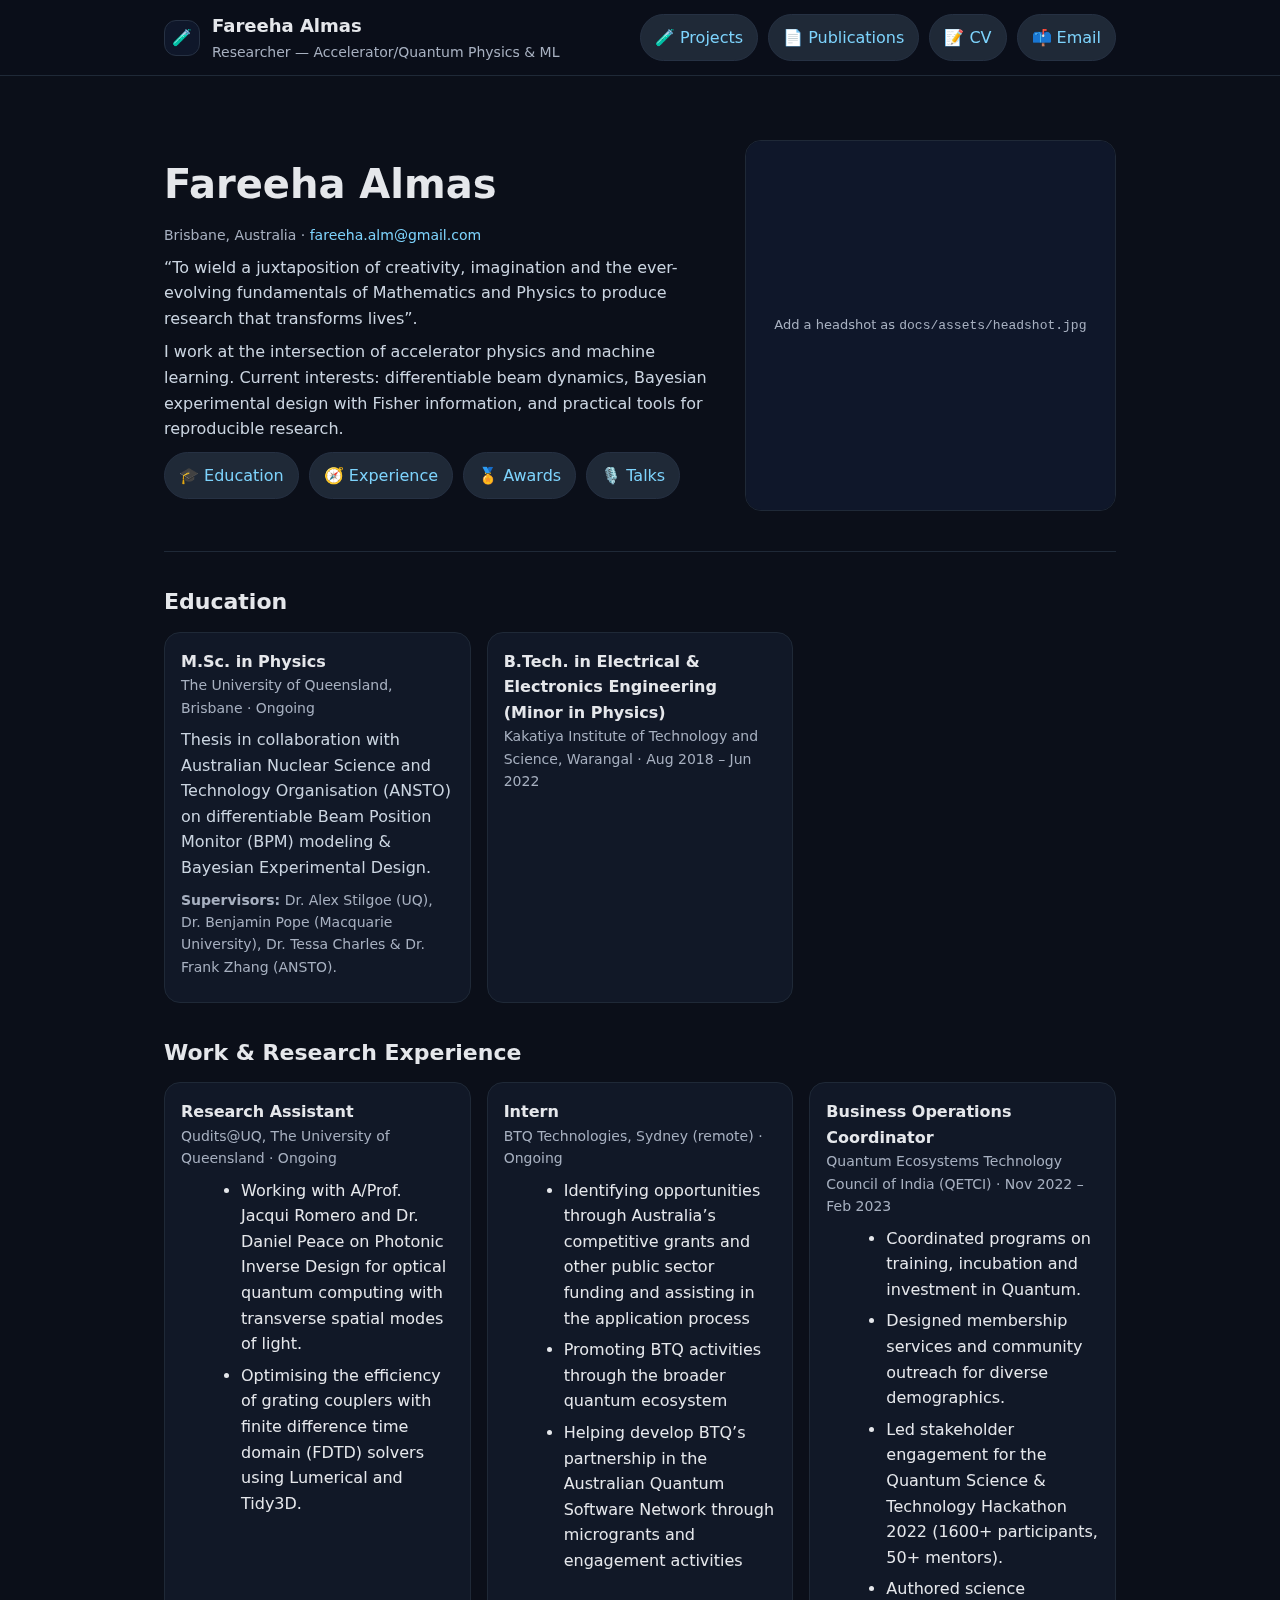
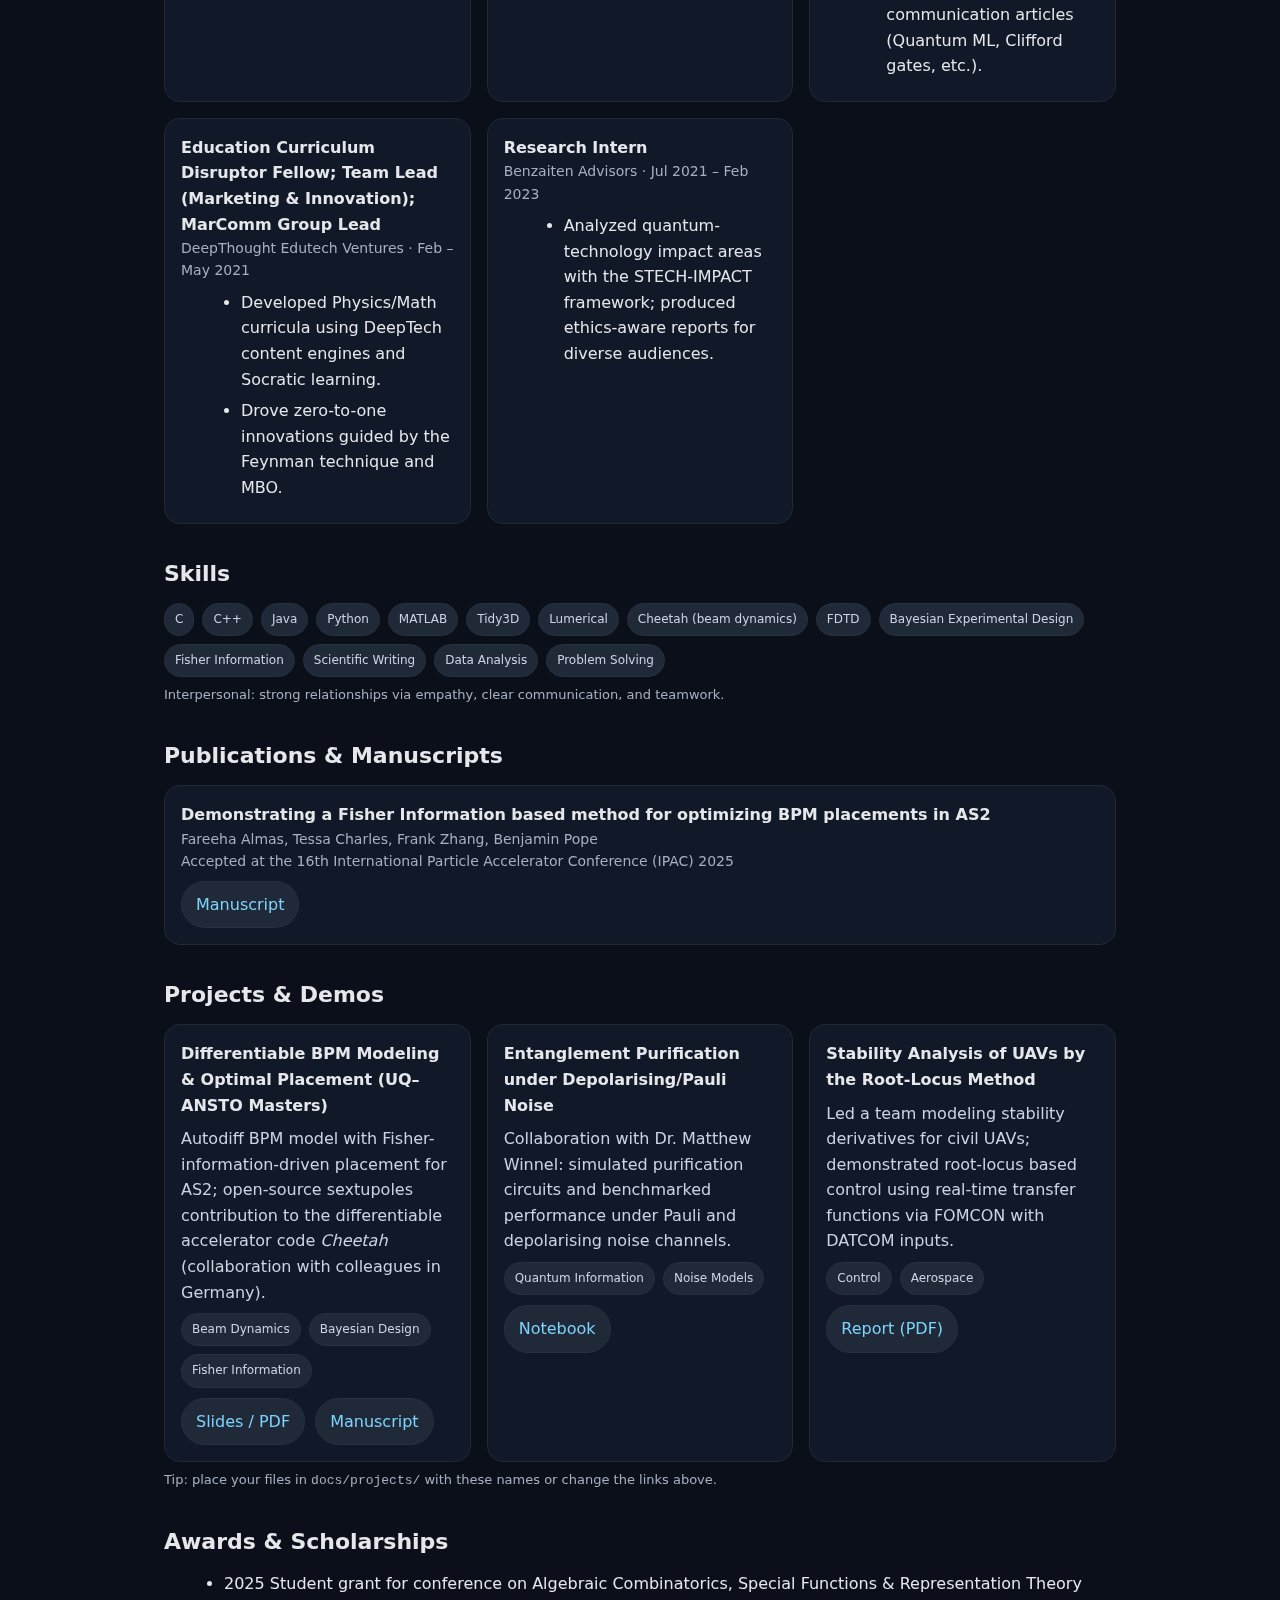
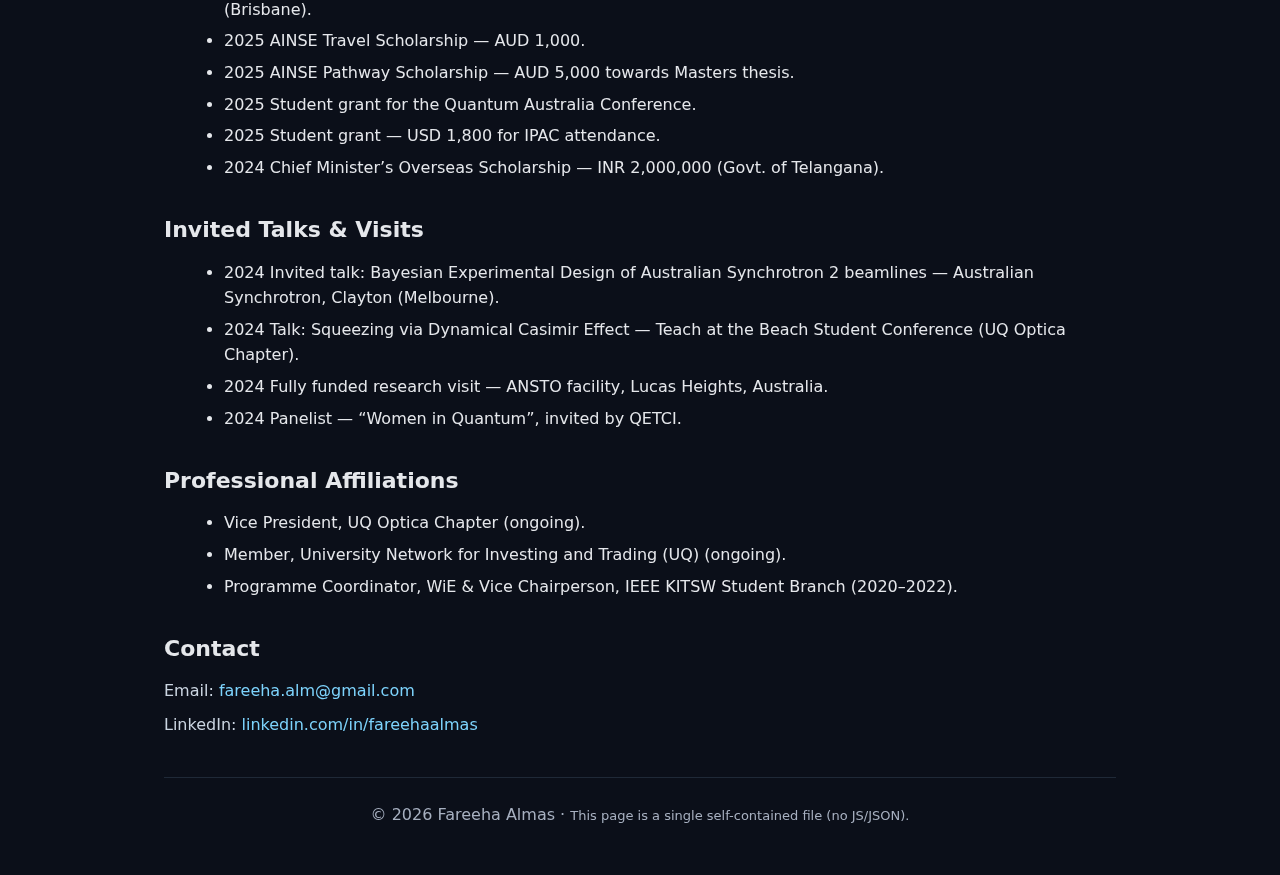
<file: index.html>
<!doctype html>
<html lang="en">
<head>
  <meta charset="utf-8"/>
  <meta name="viewport" content="width=device-width, initial-scale=1"/>
  <title>Fareeha Almas · Research Portfolio</title>
  <meta name="description" content="Research portfolio of Fareeha Almas — accelerator/quantum physics & machine learning.">
  <style>
    :root{
      --bg:#0b0f19; --panel:#111827; --muted:#a7b0c0; --fg:#e5e7eb; --accent:#7dd3fc; --pill:#1f2937;
      --max:1000px;
    }
    *{box-sizing:border-box}
    html,body{margin:0;padding:0;background:var(--bg);color:var(--fg);font:16px/1.6 system-ui,-apple-system,Segoe UI,Roboto,Ubuntu}
    a{color:var(--accent);text-decoration:none}
    a:hover{text-decoration:underline}
    .container{max-width:var(--max);margin:auto;padding:24px}
    nav{position:sticky;top:0;background:rgba(11,15,25,.95);backdrop-filter:saturate(160%) blur(8px);border-bottom:1px solid #1f2937;z-index:10}
    .nav-inner{display:flex;gap:16px;align-items:center;justify-content:space-between;max-width:var(--max);margin:auto;padding:12px 24px}
    .brand{display:flex;align-items:center;gap:12px}
    .brand .name{font-weight:700;font-size:18px}
    .brand .tagline{color:var(--muted);font-size:14px}
    .btn{display:inline-flex;align-items:center;gap:8px;padding:10px 14px;border-radius:999px;background:var(--pill);border:1px solid #263143}
    .btn:hover{transform:translateY(-1px)}
    .header{display:grid;grid-template-columns:1.2fr .8fr;gap:24px;align-items:center;padding:40px 0;border-bottom:1px solid #1f2937}
    h1{font-size:40px;margin:0 0 8px}
    h2{font-size:22px;margin:32px 0 12px}
    p{margin:8px 0;color:#cbd5e1}
    .cards{display:grid;grid-template-columns:repeat(auto-fill,minmax(260px,1fr));gap:16px}
    .card{background:var(--panel);border:1px solid #1f2937;border-radius:16px;overflow:hidden}
    .card .pad{padding:16px}
    .pills{display:flex;flex-wrap:wrap;gap:8px}
    .pill{padding:6px 10px;background:var(--pill);border:1px solid #263143;border-radius:999px;font-size:12px;color:#cbd5e1}
    .footer{margin-top:40px;padding:24px;color:var(--muted);border-top:1px solid #1f2937;text-align:center}
    .figure{aspect-ratio:1/1;background:#0f172a;display:grid;place-items:center}
    .small{font-size:13px;color:var(--muted)}
    .meta{color:var(--muted);font-size:14px}
    ul{margin:8px 0 0 20px}
    li{margin:6px 0}
        /* keep buttons on one line; allow horizontal scroll if cramped */
    .link-row{
      display:flex;
      gap:10px;
      flex-wrap:nowrap;
      overflow-x:auto;
      -webkit-overflow-scrolling: touch;
    }
    .link-row .btn{
      white-space:nowrap;   /* prevents word wrap inside a button */
      flex:0 0 auto;        /* don’t shrink into multiple lines */
    }
    @media (max-width:860px){.header{grid-template-columns:1fr}}
  </style>
</head>
<body>
  <!-- Top Nav -->
  <nav>
    <div class="nav-inner">
      <div class="brand">
        <div style="width:36px;height:36px;border-radius:12px;background:#0f172a;border:1px solid #263143;display:grid;place-items:center">🧪</div>
        <div>
          <div class="name">Fareeha Almas</div>
          <div class="tagline">Researcher — Accelerator/Quantum Physics & ML</div>
        </div>
      </div>
      <div class="link-row">
        <a class="btn" href="#projects">🧪 Projects</a>
        <a class="btn" href="#publications">📄 Publications</a>
        <a class="btn" href="CV.pdf" target="_blank" rel="noopener">📝 CV</a>
        <a class="btn" href="mailto:fareeha.alm@gmail.com">📫 Email</a>
      </div>
    </div>
  </nav>

  <div class="container">
    <!-- Hero -->
    <header class="header">
      <div>
        <h1>Fareeha Almas</h1>
        <p class="meta">Brisbane, Australia · <a href="mailto:fareeha.alm@gmail.com">fareeha.alm@gmail.com</a></p>
        <p>“To wield a juxtaposition of creativity, imagination and the ever-evolving fundamentals of Mathematics and Physics to produce research that transforms lives”.</p>
        <p>I work at the intersection of accelerator physics and machine learning. Current interests: differentiable beam dynamics, Bayesian experimental design with Fisher information, and practical tools for reproducible research.</p>
        <div class="link-row" style="margin-top:10px">
          <a class="btn" href="#education">🎓 Education</a>
          <a class="btn" href="#experience">🧭 Experience</a>
          <a class="btn" href="#awards">🏅 Awards</a>
          <a class="btn" href="#talks">🎙️ Talks</a>
        </div>
      </div>
      <div class="card">
        <div class="figure"><span class="small">Add a headshot as <code>docs/assets/headshot.jpg</code></span></div>
      </div>
    </header>

    <!-- Education -->
    <section id="education">
      <h2>Education</h2>
      <div class="cards">
        <div class="card"><div class="pad">
          <div style="font-weight:600">M.Sc. in Physics</div>
          <div class="meta">The University of Queensland, Brisbane · Ongoing </div>
          <p>
            Thesis in collaboration with Australian Nuclear Science and Technology Organisation (ANSTO) on differentiable Beam Position Monitor (BPM) modeling & Bayesian Experimental Design.
          </p>
          <p class="meta">
            <strong>Supervisors:</strong> Dr. Alex Stilgoe (UQ), Dr. Benjamin Pope (Macquarie University), Dr. Tessa Charles &amp; Dr. Frank Zhang (ANSTO).
          </p>
        </div></div>
        <div class="card"><div class="pad">
          <div style="font-weight:600">B.Tech. in Electrical & Electronics Engineering (Minor in Physics)</div>
          <div class="meta">Kakatiya Institute of Technology and Science, Warangal · Aug 2018 – Jun 2022</div>
        </div></div>
      </div>
    </section>

    <!-- Experience -->
    <section id="experience">
      <h2>Work & Research Experience</h2>
      <div class="cards">
        <div class="card"><div class="pad">
          <div style="font-weight:600">Research Assistant</div>
          <div class="meta">Qudits@UQ, The University of Queensland · Ongoing</div>
          <ul>
            <li>Working with A/Prof. Jacqui Romero and Dr. Daniel Peace on Photonic Inverse Design for optical quantum computing with transverse spatial modes of light.</li>
            <li> Optimising the efficiency of grating couplers with finite difference time domain (FDTD) solvers using Lumerical and Tidy3D.</li>
          </ul>
        </div></div>

        <div class="card"><div class="pad">
          <div style="font-weight:600">Intern</div>
          <div class="meta">BTQ Technologies, Sydney (remote) · Ongoing</div>
          <ul>
            <li>Identifying opportunities through Australia’s competitive grants and other public sector funding and assisting in the application process</li>
            <li>Promoting BTQ activities through the broader quantum ecosystem</li>
            <li>Helping develop BTQ’s partnership in the Australian Quantum Software Network through microgrants and engagement activities</li>
          </ul>
        </div></div>

        <div class="card"><div class="pad">
          <div style="font-weight:600">Business Operations Coordinator</div>
          <div class="meta">Quantum Ecosystems Technology Council of India (QETCI) · Nov 2022 – Feb 2023</div>
          <ul>
            <li>Coordinated programs on training, incubation and investment in Quantum.</li>
            <li>Designed membership services and community outreach for diverse demographics.</li>
            <li>Led stakeholder engagement for the Quantum Science & Technology Hackathon 2022 (1600+ participants, 50+ mentors).</li>
            <li>Authored science communication articles (Quantum ML, Clifford gates, etc.).</li>
          </ul>
        </div></div>

        <div class="card"><div class="pad">
          <div style="font-weight:600">Education Curriculum Disruptor Fellow; Team Lead (Marketing & Innovation); MarComm Group Lead</div>
          <div class="meta">DeepThought Edutech Ventures · Feb – May 2021</div>
          <ul>
            <li>Developed Physics/Math curricula using DeepTech content engines and Socratic learning.</li>
            <li>Drove zero-to-one innovations guided by the Feynman technique and MBO.</li>
          </ul>
        </div></div>

        <div class="card"><div class="pad">
          <div style="font-weight:600">Research Intern</div>
          <div class="meta">Benzaiten Advisors · Jul 2021 – Feb 2023</div>
          <ul>
            <li>Analyzed quantum-technology impact areas with the STECH-IMPACT framework; produced ethics-aware reports for diverse audiences.</li>
          </ul>
        </div></div>
      </div>
    </section>

    <!-- Skills -->
    <section id="skills">
      <h2>Skills</h2>
      <div class="pills">
        <span class="pill">C</span><span class="pill">C++</span><span class="pill">Java</span><span class="pill">Python</span><span class="pill">MATLAB</span>
        <span class="pill">Tidy3D</span><span class="pill">Lumerical</span><span class="pill">Cheetah (beam dynamics)</span>
        <span class="pill">FDTD</span><span class="pill">Bayesian Experimental Design</span><span class="pill">Fisher Information</span>
        <span class="pill">Scientific Writing</span><span class="pill">Data Analysis</span><span class="pill">Problem Solving</span>
      </div>
      <p class="small">Interpersonal: strong relationships via empathy, clear communication, and teamwork.</p>
    </section>

    <!-- Publications / Manuscripts -->
    <section id="publications">
      <h2>Publications & Manuscripts</h2>
      <div class="card"><div class="pad">
        <div><strong>Demonstrating a Fisher Information based method for optimizing BPM placements in AS2</strong></div>
        <div class="meta">Fareeha Almas, Tessa Charles, Frank Zhang, Benjamin Pope</div> 
        <div class="meta">Accepted at the 16th International Particle Accelerator Conference (IPAC) 2025</div>
        <div class="link-row" style="margin-top:8px">
          <a class="btn" href="https://drive.google.com/file/d/1t0_GSW6BH4wL4tkkQ37bQ8NG5Vv3mRTd/view?usp=sharing" target="_blank" rel="noopener">Manuscript</a>
        </div>
      </div></div>
    </section>

    <!-- Projects & Demos -->
    <section id="projects">
      <h2>Projects & Demos</h2>
      <div class="cards">
        <div class="card"><div class="pad">
          <div style="font-weight:700;margin-bottom:6px">Differentiable BPM Modeling & Optimal Placement (UQ–ANSTO Masters)</div>
          <p>Autodiff BPM model with Fisher-information-driven placement for AS2; open-source sextupoles contribution to the differentiable accelerator code <em>Cheetah</em> (collaboration with colleagues in Germany).</p>
          <div class="pills"><span class="pill">Beam Dynamics</span><span class="pill">Bayesian Design</span><span class="pill">Fisher Information</span></div>
          <div class="link-row" style="margin-top:10px">
            <a class="btn" href="projects/masters_bpm.pdf" target="_blank" rel="noopener">Slides / PDF</a>
            <a class="btn" href="https://drive.google.com/file/d/1t0_GSW6BH4wL4tkkQ37bQ8NG5Vv3mRTd/view?usp=sharing" target="_blank" rel="noopener">Manuscript</a>
          </div>
        </div></div>

        <div class="card"><div class="pad">
          <div style="font-weight:700;margin-bottom:6px">Entanglement Purification under Depolarising/Pauli Noise</div>
          <p>Collaboration with Dr. Matthew Winnel: simulated purification circuits and benchmarked performance under Pauli and depolarising noise channels.</p>
          <div class="pills"><span class="pill">Quantum Information</span><span class="pill">Noise Models</span></div>
          <div class="link-row" style="margin-top:10px">
            <a class="btn" href="projects/entanglement_purification.ipynb" target="_blank" rel="noopener">Notebook</a>
          </div>
        </div></div>

        <div class="card"><div class="pad">
          <div style="font-weight:700;margin-bottom:6px">Stability Analysis of UAVs by the Root-Locus Method</div>
          <p>Led a team modeling stability derivatives for civil UAVs; demonstrated root-locus based control using real-time transfer functions via FOMCON with DATCOM inputs.</p>
          <div class="pills"><span class="pill">Control</span><span class="pill">Aerospace</span></div>
          <div class="link-row" style="margin-top:10px">
            <a class="btn" href="projects/uav_root_locus.pdf" target="_blank" rel="noopener">Report (PDF)</a>
          </div>
        </div></div>
      </div>
      <p class="small">Tip: place your files in <code>docs/projects/</code> with these names or change the links above.</p>
    </section>

    <!-- Awards -->
    <section id="awards">
      <h2>Awards & Scholarships</h2>
      <ul>
        <li>2025 Student grant for conference on Algebraic Combinatorics, Special Functions & Representation Theory (Brisbane).</li>
        <li>2025 AINSE Travel Scholarship — AUD 1,000.</li>
        <li>2025 AINSE Pathway Scholarship — AUD 5,000 towards Masters thesis.</li>
        <li>2025 Student grant for the Quantum Australia Conference.</li>
        <li>2025 Student grant — USD 1,800 for IPAC attendance.</li>
        <li>2024 Chief Minister’s Overseas Scholarship — INR 2,000,000 (Govt. of Telangana).</li>
      </ul>
    </section>

    <!-- Talks & Visits -->
    <section id="talks">
      <h2>Invited Talks & Visits</h2>
      <ul>
        <li>2024 Invited talk: Bayesian Experimental Design of Australian Synchrotron 2 beamlines — Australian Synchrotron, Clayton (Melbourne).</li>
        <li>2024 Talk: Squeezing via Dynamical Casimir Effect — Teach at the Beach Student Conference (UQ Optica Chapter).</li>
        <li>2024 Fully funded research visit — ANSTO facility, Lucas Heights, Australia.</li>
        <li>2024 Panelist — “Women in Quantum”, invited by QETCI.</li>
      </ul>
    </section>

    <!-- Affiliations -->
    <section id="affiliations">
      <h2>Professional Affiliations</h2>
      <ul>
        <li>Vice President, UQ Optica Chapter (ongoing).</li>
        <li>Member, University Network for Investing and Trading (UQ) (ongoing).</li>
        <li>Programme Coordinator, WiE & Vice Chairperson, IEEE KITSW Student Branch (2020–2022).</li>
      </ul>
    </section>

    <!-- Contact -->
    <section id="contact">
      <h2>Contact</h2>
      <p>Email: <a href="mailto:fareeha.alm@gmail.com">fareeha.alm@gmail.com</a></p>
      <p>LinkedIn: <a href="https://www.linkedin.com/in/fareehaalmas" target="_blank" rel="noopener">linkedin.com/in/fareehaalmas</a></p>
    </section>

    <footer class="footer">
      © <span id="year"></span> Fareeha Almas · <span class="small">This page is a single self-contained file (no JS/JSON).</span>
    </footer>
  </div>

  <script>
    // year stamp only (kept tiny, but you can remove this if you want zero JS)
    document.getElementById("year").textContent = new Date().getFullYear();
  </script>
</body>
</html>
</file>
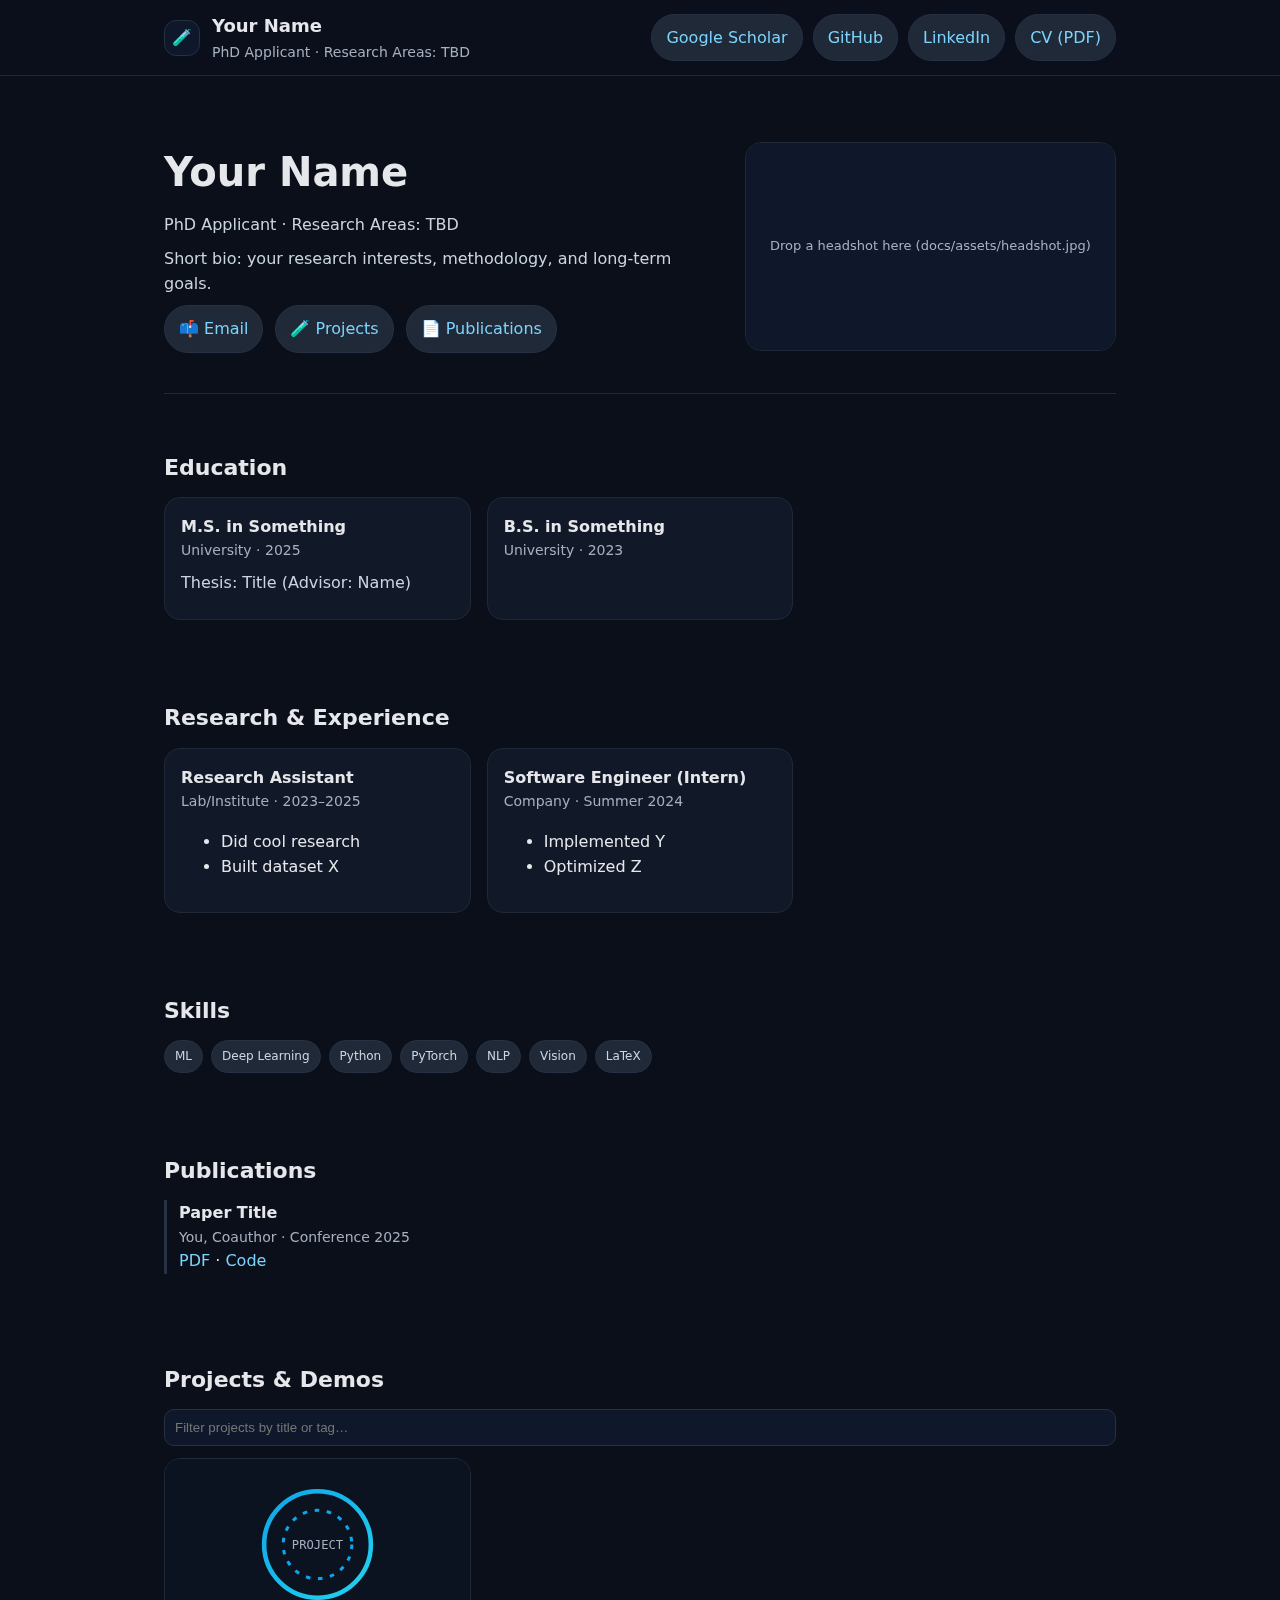
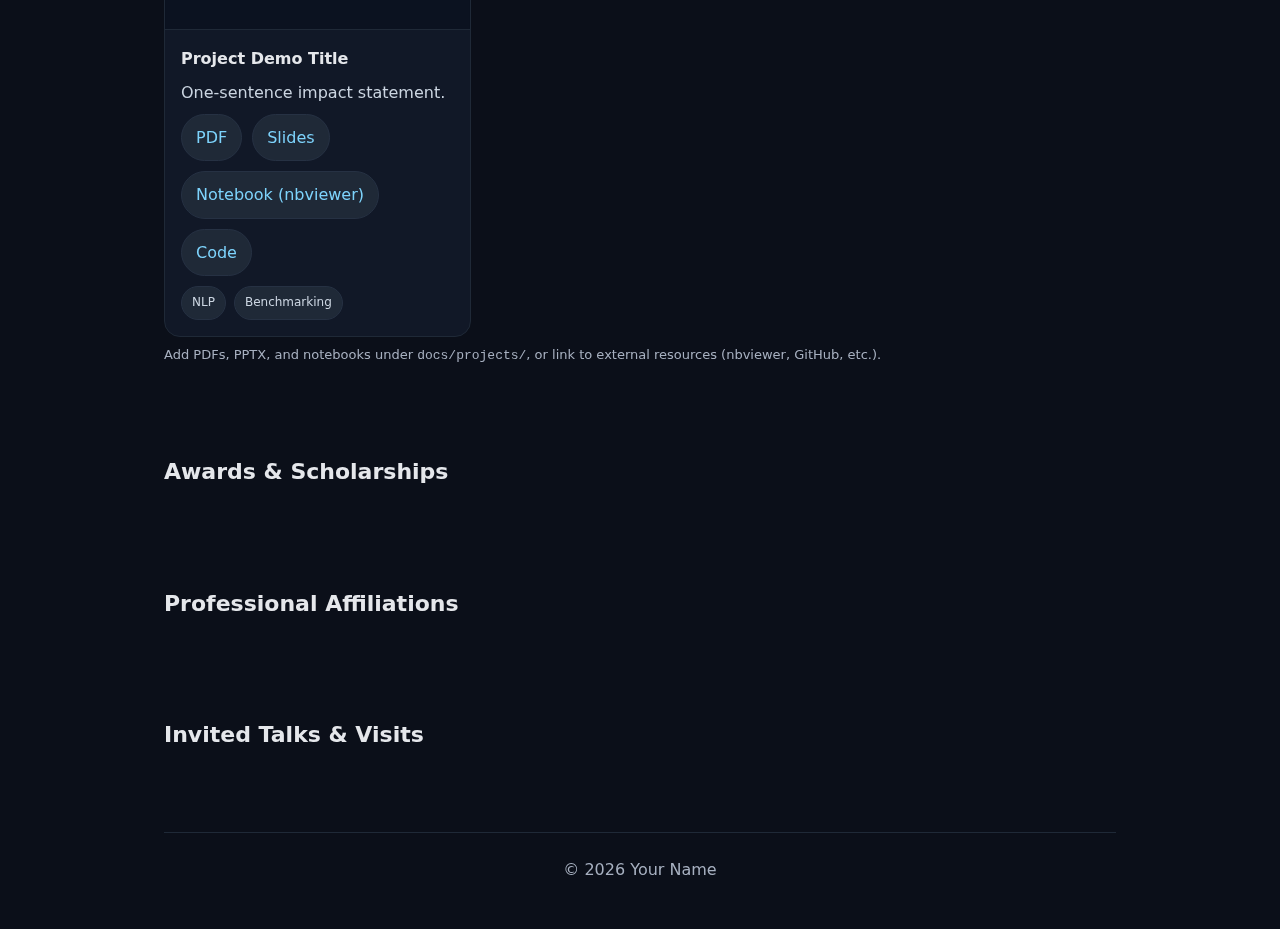
<file: docs/index.html>
<!doctype html>
<html lang="en">
<head>
  <meta charset="utf-8"/>
  <meta name="viewport" content="width=device-width, initial-scale=1"/>
  <title>Portfolio · Research Portfolio</title>
  <link rel="stylesheet" href="assets/style.css"/>
</head>
<body>
  <nav>
    <div class="nav-inner">
      <div class="brand">
        <div style="width:36px;height:36px;border-radius:12px;background:#0f172a;border:1px solid #263143;display:grid;place-items:center">🧪</div>
        <div>
          <div class="name" id="nav-name">Your Name</div>
          <div class="tagline" id="nav-tagline"></div>
        </div>
      </div>
      <div class="link-row" id="top-links"></div>
    </div>
  </nav>

  <div class="container">
    <header class="header">
      <div>
        <h1 id="hero-title">Your Name</h1>
        <p id="hero-tagline"> · Research Areas</p>
        <p id="hero-about">About text…</p>
        <div class="hero-actions">
          <a class="btn" id="email-link" href="#">📫 Email</a>
          <a class="btn" href="#projects">🧪 Projects</a>
          <a class="btn" href="#publications">📄 Publications</a>
        </div>
      </div>
      <div class="card">
        <div class="figure"><span class="small">Drop a headshot here (docs/assets/headshot.jpg)</span></div>
      </div>
    </header>

    <section id="education">
      <h2>Education</h2>
      <div class="cards" id="edu-cards"></div>
    </section>

    <section id="experience">
      <h2>Research & Experience</h2>
      <div class="cards" id="exp-cards"></div>
    </section>

    <section id="skills">
      <h2>Skills</h2>
      <div class="pills" id="skills-pills"></div>
    </section>

    <section id="publications">
      <h2>Publications</h2>
      <div id="pub-list"></div>
    </section>

    <section id="projects">
      <h2>Projects & Demos</h2>
      <div class="search">
        <input type="search" id="project-search" placeholder="Filter projects by title or tag…"/>
      </div>
      <div class="cards" id="project-cards"></div>
      <p class="small">Add PDFs, PPTX, and notebooks under <code>docs/projects/</code>, or link to external resources (nbviewer, GitHub, etc.).</p>
    </section>

    
    <section id="awards">
      <h2>Awards & Scholarships</h2>
      <ul id="awards-list"></ul>
    </section>

    <section id="affiliations">
      <h2>Professional Affiliations</h2>
      <ul id="affiliations-list"></ul>
    </section>

    <section id="talks">
      <h2>Invited Talks & Visits</h2>
      <ul id="talks-list"></ul>
    </section>

    <footer class="footer">
      <div id="footer-meta">© <span id="year"></span> Your Name</div>
    </footer>
  </div>

  <script src="assets/script.js"></script>
</body>
</html>
</file>
<file: docs/assets/style.css>
:root{
  --bg:#0b0f19; --panel:#111827; --muted:#a7b0c0; --fg:#e5e7eb; --accent:#7dd3fc; --pill:#1f2937;
  --max:1000px;
}
*{box-sizing:border-box}
html,body{margin:0;padding:0;background:var(--bg);color:var(--fg);font:16px/1.6 system-ui, -apple-system, Segoe UI, Roboto, Ubuntu}
a{color:var(--accent);text-decoration:none}
a:hover{text-decoration:underline}
.container{max-width:var(--max);margin:auto;padding:24px}
nav{position:sticky;top:0;background:rgba(11,15,25,.7);backdrop-filter:saturate(160%) blur(8px);border-bottom:1px solid #1f2937;z-index:10}
.nav-inner{display:flex;gap:16px;align-items:center;justify-content:space-between;max-width:var(--max);margin:auto;padding:12px 24px}
.brand{display:flex;align-items:center;gap:12px}
.brand .name{font-weight:700;font-size:18px}
.brand .tagline{color:var(--muted);font-size:14px}
.btn{display:inline-flex;align-items:center;gap:8px;padding:10px 14px;border-radius:999px;background:var(--pill);border:1px solid #263143}
.btn:hover{transform:translateY(-1px)}
.header{display:grid;grid-template-columns:1.2fr .8fr;gap:24px;align-items:center;padding:40px 0;border-bottom:1px solid #1f2937}
h1{font-size:40px;margin:0 0 8px}
h2{font-size:22px;margin:32px 0 12px}
p{margin:8px 0;color:#cbd5e1}
.cards{display:grid;grid-template-columns:repeat(auto-fill,minmax(260px,1fr));gap:16px}
.card{background:var(--panel);border:1px solid #1f2937;border-radius:16px;overflow:hidden}
.card .pad{padding:16px}
.pills{display:flex;flex-wrap:wrap;gap:8px}
.pill{padding:6px 10px;background:var(--pill);border:1px solid #263143;border-radius:999px;font-size:12px;color:#cbd5e1}
.footer{margin-top:40px;padding:24px;color:var(--muted);border-top:1px solid #1f2937;text-align:center}
.grid-2{display:grid;grid-template-columns:1fr 1fr;gap:24px}
section{padding:24px 0}
.hero-actions{display:flex;gap:12px;flex-wrap:wrap}
.link-row{display:flex;flex-wrap:wrap;gap:10px}
.pub{border-left:3px solid #263143;padding-left:12px;margin:8px 0}
.meta{color:var(--muted);font-size:14px}
.figure{aspect-ratio:16/9;background:#0f172a;display:grid;place-items:center}
.search{display:flex;gap:8px;margin:0 0 12px}
input[type="search"]{flex:1;background:#0f172a;border:1px solid #263143;border-radius:10px;padding:10px;color:var(--fg)}
.small{font-size:13px;color:var(--muted)}
@media (max-width:860px){.header{grid-template-columns:1fr}}
</file>
